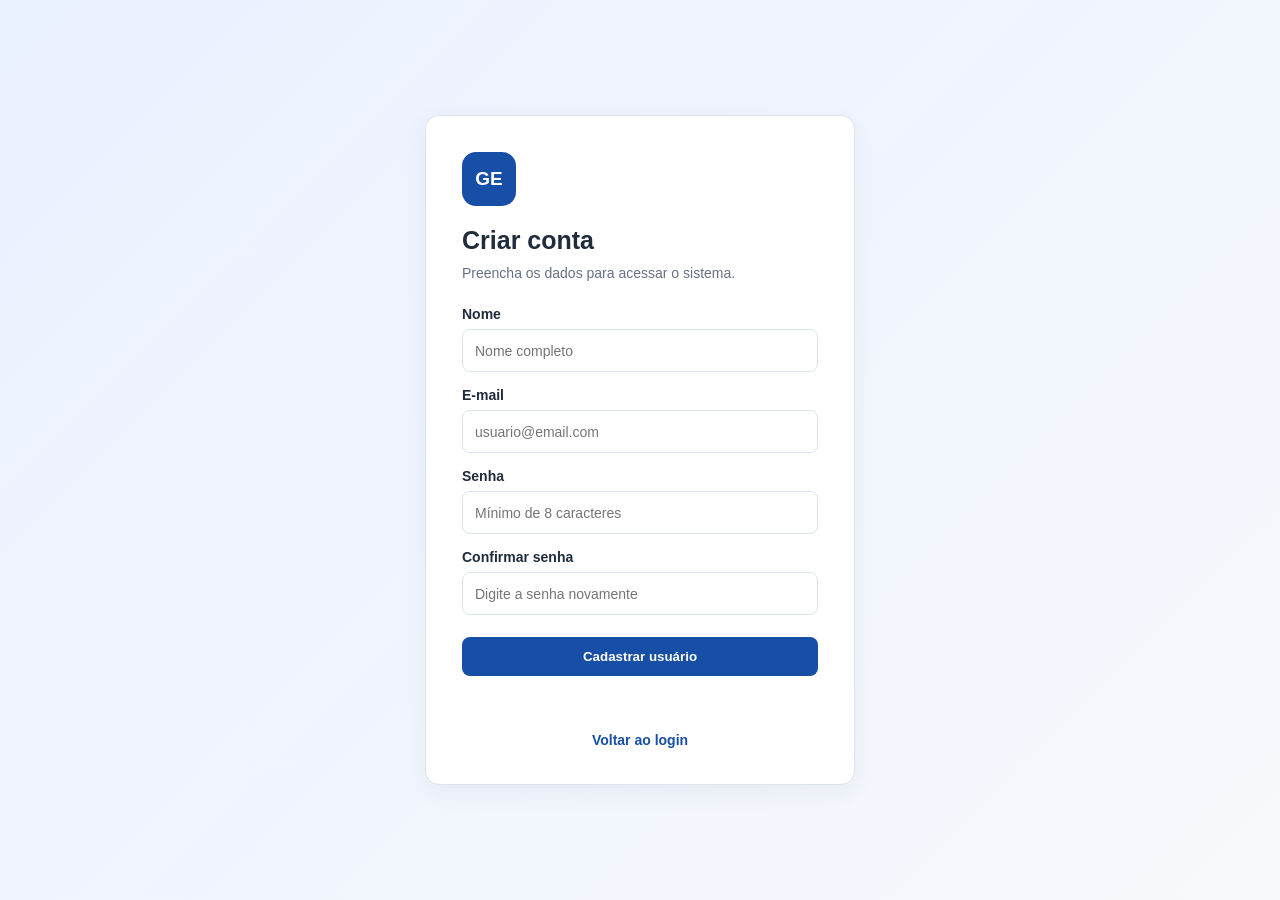
<file: projeto_equipamentos_spring_boot/equipamentos/target/classes/static/cadastro.html>
<!DOCTYPE html>
<html lang="pt-BR">
<head>
    <meta charset="UTF-8">
    <meta name="viewport" content="width=device-width, initial-scale=1.0">
    <title>Cadastro de usuário</title>
    <link rel="stylesheet" href="style.css">
    <script src="cadastro.js" defer></script>
</head>
<body class="pagina-autenticacao">
    <main class="cartao autenticacao">
        <div class="marca">GE</div>
        <h1>Criar conta</h1>
        <p class="subtitulo">Preencha os dados para acessar o sistema.</p>

        <form id="formCadastro">
            <label for="nome">Nome</label>
            <input type="text" id="nome" maxlength="100" placeholder="Nome completo" required>

            <label for="email">E-mail</label>
            <input type="email" id="email" maxlength="150" placeholder="usuario@email.com" required>

            <label for="senha">Senha</label>
            <input type="password" id="senha" minlength="8" placeholder="Mínimo de 8 caracteres" required>

            <label for="confirmarSenha">Confirmar senha</label>
            <input type="password" id="confirmarSenha" minlength="8" placeholder="Digite a senha novamente" required>

            <button type="submit" class="botao">Cadastrar usuário</button>
        </form>

        <p id="mensagem" class="mensagem" role="status"></p>
        <p class="rodape-formulario"><a href="login.html">Voltar ao login</a></p>
    </main>
</body>
</html>
</file>
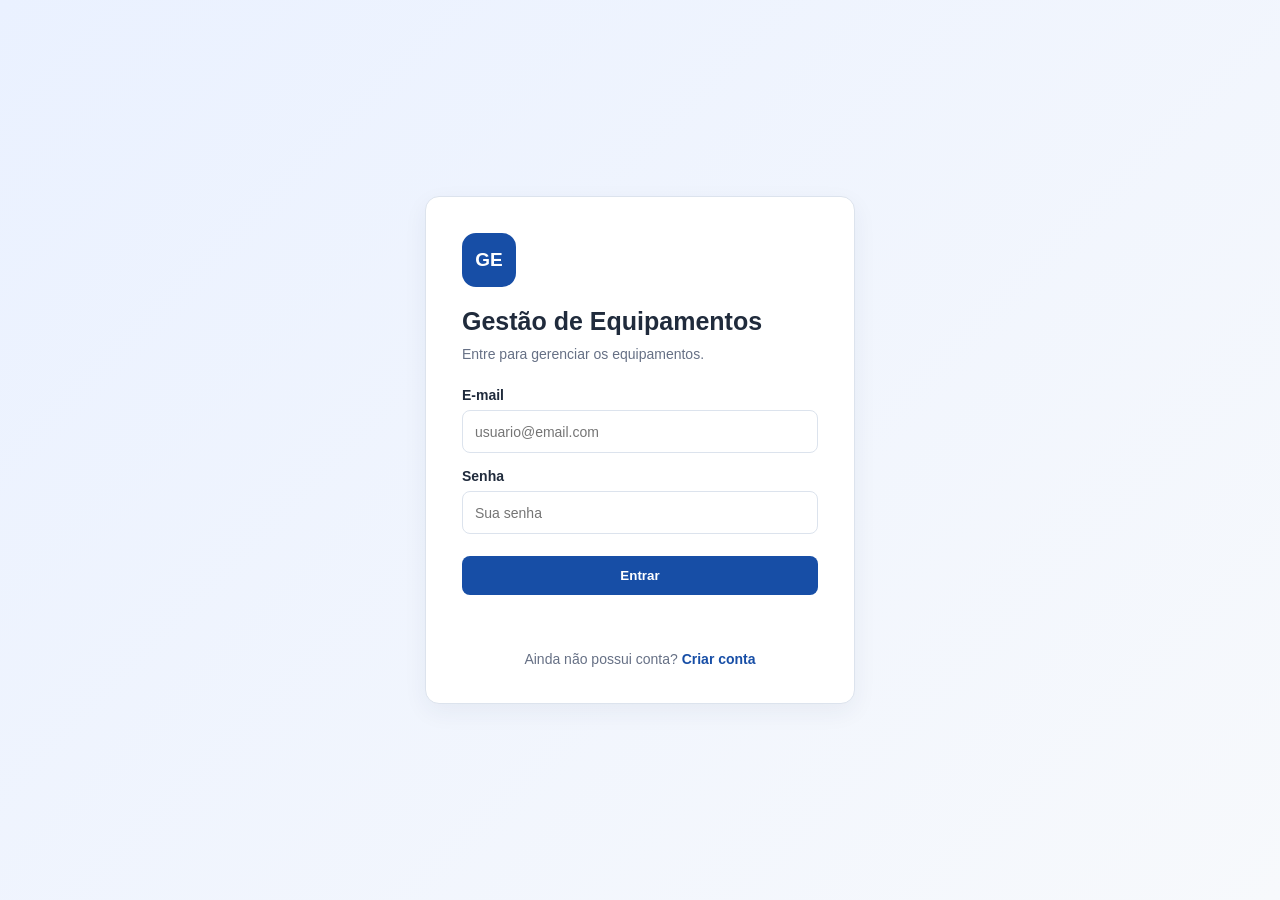
<file: projeto_equipamentos_spring_boot/equipamentos/target/classes/static/login.html>
<!DOCTYPE html>
<html lang="pt-BR">
<head>
    <meta charset="UTF-8">
    <meta name="viewport" content="width=device-width, initial-scale=1.0">
    <title>Login | Gestão de Equipamentos</title>
    <link rel="stylesheet" href="style.css">
    <script src="login.js" defer></script>
</head>
<body class="pagina-autenticacao">
    <main class="cartao autenticacao">
        <div class="marca">GE</div>
        <h1>Gestão de Equipamentos</h1>
        <p class="subtitulo">Entre para gerenciar os equipamentos.</p>

        <form id="formLogin">
            <label for="email">E-mail</label>
            <input type="email" id="email" name="email" placeholder="usuario@email.com" required>

            <label for="senha">Senha</label>
            <input type="password" id="senha" name="senha" placeholder="Sua senha" required>

            <button type="submit" class="botao">Entrar</button>
        </form>

        <p id="mensagem" class="mensagem" role="status"></p>
        <p class="rodape-formulario">Ainda não possui conta?
            <a href="cadastro.html">Criar conta</a>
        </p>
    </main>
</body>
</html>
</file>
<file: projeto_equipamentos_spring_boot/equipamentos/target/classes/static/style.css>
* {
    box-sizing: border-box;
}

:root {
    --azul: #174ea6;
    --azul-escuro: #123b7a;
    --fundo: #f3f6fb;
    --texto: #202b3c;
    --cinza: #667085;
    --borda: #dce3ed;
    --branco: #ffffff;
    --vermelho: #b42318;
}

body {
    margin: 0;
    font-family: Arial, Helvetica, sans-serif;
    color: var(--texto);
    background: var(--fundo);
}

.pagina-autenticacao {
    min-height: 100vh;
    display: flex;
    align-items: center;
    justify-content: center;
    padding: 24px;
    background: linear-gradient(135deg, #eaf1ff, #f7f9fc);
}

.cartao {
    background: var(--branco);
    border: 1px solid var(--borda);
    border-radius: 14px;
    padding: 28px;
    box-shadow: 0 8px 24px rgba(26, 50, 90, 0.06);
}

.autenticacao {
    width: 100%;
    max-width: 430px;
    padding: 36px;
}

.marca {
    width: 54px;
    height: 54px;
    display: flex;
    align-items: center;
    justify-content: center;
    border-radius: 14px;
    color: white;
    background: var(--azul);
    font-weight: 800;
    font-size: 19px;
    margin-bottom: 20px;
}

.marca.pequena {
    width: 42px;
    height: 42px;
    display: inline-flex;
    margin: 0 14px 0 0;
    vertical-align: middle;
    border-radius: 11px;
}

h1, h2, p {
    margin-top: 0;
}

.autenticacao h1 {
    font-size: 25px;
    margin-bottom: 8px;
}

.subtitulo {
    color: var(--cinza);
    font-size: 14px;
    line-height: 1.5;
    margin-bottom: 22px;
}

label {
    display: block;
    font-size: 14px;
    font-weight: 700;
    margin: 15px 0 7px;
}

input, select {
    width: 100%;
    height: 43px;
    border: 1px solid var(--borda);
    border-radius: 8px;
    padding: 0 12px;
    background: #fff;
    color: var(--texto);
    font-size: 14px;
    outline: none;
}

input:focus, select:focus {
    border-color: var(--azul);
    box-shadow: 0 0 0 3px rgba(23, 78, 166, 0.12);
}

.botao {
    border: 0;
    border-radius: 8px;
    padding: 12px 17px;
    background: var(--azul);
    color: white;
    font-weight: 700;
    cursor: pointer;
    transition: background .2s;
}

.botao:hover {
    background: var(--azul-escuro);
}

.autenticacao .botao {
    width: 100%;
    margin-top: 22px;
}

.botao-secundario {
    color: #344054;
    background: #eef2f7;
}

.botao-secundario:hover, .botao-claro:hover {
    background: #dfe6ef;
}

.botao-claro {
    color: var(--azul);
    background: #edf3ff;
}

.rodape-formulario {
    text-align: center;
    margin: 22px 0 0;
    color: var(--cinza);
    font-size: 14px;
}

a {
    color: var(--azul);
    font-weight: 700;
    text-decoration: none;
}

a:hover {
    text-decoration: underline;
}

.mensagem {
    min-height: 20px;
    margin: 14px 0 0;
    font-size: 14px;
    font-weight: 600;
}

.mensagem.erro {
    color: var(--vermelho);
}

.mensagem.sucesso {
    color: #16803c;
}

.cabecalho {
    min-height: 82px;
    padding: 16px max(24px, calc((100% - 1180px) / 2));
    display: flex;
    align-items: center;
    justify-content: space-between;
    gap: 16px;
    background: white;
    border-bottom: 1px solid var(--borda);
}

.cabecalho > div {
    display: flex;
    align-items: center;
}

.titulo-cabecalho {
    display: inline-block;
    vertical-align: middle;
}

.titulo-cabecalho h1 {
    font-size: 19px;
    margin: 0 0 4px;
}

.titulo-cabecalho p {
    color: var(--cinza);
    font-size: 12px;
    margin: 0;
}

.conteudo {
    max-width: 1180px;
    padding: 30px 24px;
    margin: 0 auto;
}

.conteudo .cartao {
    margin-bottom: 22px;
}

.cabecalho-secao {
    display: flex;
    justify-content: space-between;
    align-items: center;
    gap: 14px;
}

.cabecalho-secao h2 {
    font-size: 19px;
    margin-bottom: 6px;
}

.cabecalho-secao .subtitulo {
    margin-bottom: 0;
}

.grade-formulario {
    display: grid;
    grid-template-columns: repeat(2, minmax(0, 1fr));
    gap: 0 20px;
}

.acoes-formulario {
    display: flex;
    gap: 10px;
    margin-top: 22px;
}

.tabela-responsiva {
    width: 100%;
    overflow-x: auto;
    margin-top: 22px;
}

table {
    width: 100%;
    border-collapse: collapse;
    font-size: 13px;
    min-width: 760px;
}

th, td {
    padding: 13px 12px;
    border-bottom: 1px solid var(--borda);
    text-align: left;
}

th {
    color: #475467;
    background: #f7f9fc;
    font-size: 12px;
    text-transform: uppercase;
    letter-spacing: .03em;
}

tbody tr:hover {
    background: #fafcff;
}

.vazio {
    text-align: center;
    color: var(--cinza);
    padding: 25px;
}

.botao-selecionar, .botao-remover {
    border: 0;
    border-radius: 6px;
    padding: 7px 10px;
    cursor: pointer;
    font-weight: 700;
    margin: 2px;
}

.botao-selecionar {
    background: #edf3ff;
    color: var(--azul);
}

.botao-remover {
    background: #fff0ee;
    color: var(--vermelho);
}

.rodape {
    text-align: center;
    padding: 10px 20px 25px;
    color: var(--cinza);
    font-size: 12px;
}

@media (max-width: 650px) {
    .autenticacao {
        padding: 26px 22px;
    }

    .cabecalho {
        align-items: flex-start;
        padding: 15px;
    }

    .titulo-cabecalho h1 {
        font-size: 16px;
    }

    .cabecalho > .botao {
        padding: 10px;
        font-size: 12px;
    }

    .conteudo {
        padding: 18px 12px;
    }

    .cartao {
        padding: 20px 16px;
    }

    .grade-formulario {
        grid-template-columns: 1fr;
    }

    .cabecalho-secao {
        align-items: flex-start;
        flex-direction: column;
    }
}
</file>
